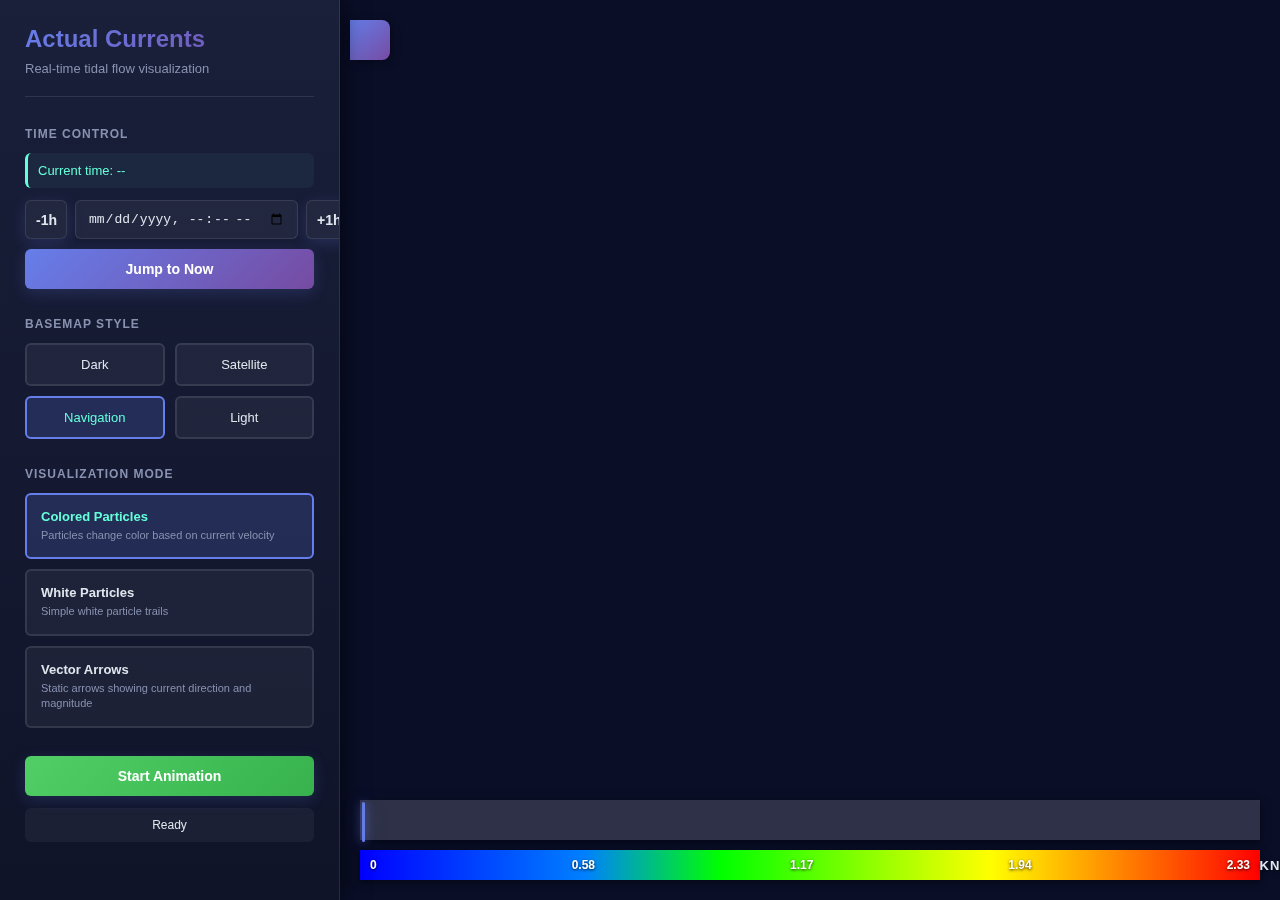
<file: frontend/index.html>
<!DOCTYPE html>
<html lang="en">
<head>
    <meta charset="UTF-8">
    <meta name="viewport" content="width=device-width, initial-scale=1.0">
    <title>Actual Currents - Tidal Flow Visualization</title>
    <script src='https://api.mapbox.com/mapbox-gl-js/v3.0.1/mapbox-gl.js'></script>
    <link href='https://api.mapbox.com/mapbox-gl-js/v3.0.1/mapbox-gl.css' rel='stylesheet' />
    <style>
        * {
            box-sizing: border-box;
        }

        body {
            margin: 0;
            padding: 0;
            font-family: -apple-system, BlinkMacSystemFont, 'Segoe UI', sans-serif;
            background: #0a0e27;
            color: #e0e6ed;
        }

        #map {
            position: absolute;
            top: 0;
            bottom: 0;
            width: 100%;
        }

        /* Side Panel */
        #sidePanel {
            position: absolute;
            top: 0;
            left: 0;
            width: 340px;
            height: 100vh;
            background: linear-gradient(180deg, #1a1f3a 0%, #0f1429 100%);
            box-shadow: 4px 0 20px rgba(0, 0, 0, 0.5);
            z-index: 1000;
            transition: transform 0.3s cubic-bezier(0.4, 0, 0.2, 1);
            overflow-y: auto;
            border-right: 1px solid rgba(255, 255, 255, 0.1);
        }

        #sidePanel.collapsed {
            transform: translateX(-340px);
        }

        #togglePanel {
            position: absolute;
            top: 20px;
            left: 350px;
            width: 40px;
            height: 40px;
            background: linear-gradient(135deg, #667eea 0%, #764ba2 100%);
            border: none;
            border-radius: 0 8px 8px 0;
            cursor: pointer;
            z-index: 999;
            display: flex;
            align-items: center;
            justify-content: center;
            box-shadow: 2px 2px 10px rgba(0, 0, 0, 0.3);
            transition: all 0.3s cubic-bezier(0.4, 0, 0.2, 1);
        }

        #sidePanel.collapsed + #togglePanel {
            left: 10px;
            border-radius: 8px;
        }

        #togglePanel:hover {
            transform: scale(1.05);
            box-shadow: 2px 2px 15px rgba(102, 126, 234, 0.4);
        }

        #togglePanel svg {
            width: 20px;
            height: 20px;
            fill: white;
            transition: transform 0.3s;
        }

        #sidePanel.collapsed + #togglePanel svg {
            transform: rotate(180deg);
        }

        .panel-content {
            padding: 25px;
        }

        .panel-header {
            margin-bottom: 30px;
            padding-bottom: 20px;
            border-bottom: 1px solid rgba(255, 255, 255, 0.1);
        }

        .panel-header h1 {
            margin: 0;
            font-size: 24px;
            font-weight: 600;
            background: linear-gradient(135deg, #667eea 0%, #764ba2 100%);
            -webkit-background-clip: text;
            -webkit-text-fill-color: transparent;
            background-clip: text;
        }

        .panel-header p {
            margin: 8px 0 0 0;
            font-size: 13px;
            color: #8892b0;
        }

        .section {
            margin-bottom: 28px;
        }

        .section-title {
            font-size: 12px;
            font-weight: 600;
            text-transform: uppercase;
            letter-spacing: 1px;
            color: #8892b0;
            margin-bottom: 12px;
        }

        /* Time Controls */
        #currentTime {
            font-size: 13px;
            color: #64ffda;
            margin-bottom: 12px;
            padding: 10px;
            background: rgba(100, 255, 218, 0.05);
            border-radius: 6px;
            border-left: 3px solid #64ffda;
        }

        .time-controls {
            display: flex;
            gap: 8px;
            margin-bottom: 10px;
        }

        .time-controls input {
            flex: 1;
            padding: 10px 12px;
            background: rgba(255, 255, 255, 0.05);
            border: 1px solid rgba(255, 255, 255, 0.1);
            border-radius: 6px;
            color: #e0e6ed;
            font-size: 13px;
            transition: all 0.2s;
        }

        .time-controls input:focus {
            outline: none;
            border-color: #667eea;
            background: rgba(255, 255, 255, 0.08);
        }

        .time-btn {
            width: 42px;
            padding: 10px;
            background: rgba(255, 255, 255, 0.05);
            border: 1px solid rgba(255, 255, 255, 0.1);
            border-radius: 6px;
            color: #e0e6ed;
            cursor: pointer;
            font-weight: 600;
            transition: all 0.2s;
        }

        .time-btn:hover {
            background: rgba(255, 255, 255, 0.1);
            border-color: #667eea;
        }

        button {
            width: 100%;
            background: linear-gradient(135deg, #667eea 0%, #764ba2 100%);
            color: white;
            border: none;
            padding: 12px 20px;
            border-radius: 6px;
            cursor: pointer;
            font-size: 14px;
            font-weight: 600;
            transition: all 0.2s;
            box-shadow: 0 4px 15px rgba(102, 126, 234, 0.2);
        }

        button:hover {
            transform: translateY(-2px);
            box-shadow: 0 6px 20px rgba(102, 126, 234, 0.3);
        }

        button:active {
            transform: translateY(0);
        }

        button:disabled {
            background: rgba(255, 255, 255, 0.1);
            cursor: not-allowed;
            box-shadow: none;
        }

        /* Basemap Selector */
        .basemap-grid {
            display: grid;
            grid-template-columns: 1fr 1fr;
            gap: 10px;
        }

        .basemap-option {
            padding: 12px;
            background: rgba(255, 255, 255, 0.05);
            border: 2px solid rgba(255, 255, 255, 0.1);
            border-radius: 6px;
            cursor: pointer;
            text-align: center;
            font-size: 13px;
            transition: all 0.2s;
        }

        .basemap-option:hover {
            background: rgba(255, 255, 255, 0.08);
            border-color: rgba(102, 126, 234, 0.5);
        }

        .basemap-option.active {
            background: rgba(102, 126, 234, 0.2);
            border-color: #667eea;
            color: #64ffda;
        }

        /* Animation Type Selector */
        .animation-options {
            display: flex;
            flex-direction: column;
            gap: 10px;
        }

        .animation-option {
            padding: 14px;
            background: rgba(255, 255, 255, 0.05);
            border: 2px solid rgba(255, 255, 255, 0.1);
            border-radius: 6px;
            cursor: pointer;
            transition: all 0.2s;
        }

        .animation-option:hover {
            background: rgba(255, 255, 255, 0.08);
            border-color: rgba(102, 126, 234, 0.5);
        }

        .animation-option.active {
            background: rgba(102, 126, 234, 0.2);
            border-color: #667eea;
        }

        .animation-option-title {
            font-weight: 600;
            font-size: 13px;
            color: #e0e6ed;
            margin-bottom: 4px;
        }

        .animation-option.active .animation-option-title {
            color: #64ffda;
        }

        .animation-option-desc {
            font-size: 11px;
            color: #8892b0;
            line-height: 1.4;
        }

        /* Status */
        #status {
            font-size: 12px;
            padding: 10px;
            background: rgba(255, 255, 255, 0.05);
            border-radius: 6px;
            margin-top: 12px;
            text-align: center;
        }

        .loading {
            color: #64ffda;
        }

        .error {
            color: #ff6b6b;
        }

        .success {
            color: #51cf66;
        }

        /* Time Slider */
        #timeSlider {
            position: absolute;
            bottom: 60px;
            left: 360px;
            right: 20px;
            height: 40px;
            z-index: 1;
            display: flex;
            align-items: center;
            transition: left 0.3s cubic-bezier(0.4, 0, 0.2, 1);
        }

        #sidePanel.collapsed ~ #timeSlider {
            left: 20px;
        }

        .slider-container {
            flex: 1;
            position: relative;
            height: 40px;
            background: rgba(255, 255, 255, 0.15);
            backdrop-filter: blur(10px);
            box-shadow: 0 2px 8px rgba(0, 0, 0, 0.5);
        }

        #timeRange {
            position: absolute;
            top: 0;
            left: 0;
            width: 100%;
            height: 100%;
            -webkit-appearance: none;
            appearance: none;
            background: transparent;
            outline: none;
            cursor: pointer;
            z-index: 2;
        }

        #timeRange::-webkit-slider-thumb {
            -webkit-appearance: none;
            appearance: none;
            width: 3px;
            height: 40px;
            background: #667eea;
            cursor: pointer;
            box-shadow: 0 0 10px rgba(102, 126, 234, 0.8), 0 0 20px rgba(102, 126, 234, 0.4);
            border-radius: 2px;
        }

        #timeRange::-webkit-slider-thumb:hover {
            background: #764ba2;
            box-shadow: 0 0 15px rgba(118, 75, 162, 0.9), 0 0 30px rgba(118, 75, 162, 0.5);
        }

        #timeRange::-moz-range-thumb {
            width: 3px;
            height: 40px;
            background: #667eea;
            cursor: pointer;
            border: none;
            box-shadow: 0 0 10px rgba(102, 126, 234, 0.8), 0 0 20px rgba(102, 126, 234, 0.4);
            border-radius: 2px;
        }

        #timeRange::-moz-range-thumb:hover {
            background: #764ba2;
            box-shadow: 0 0 15px rgba(118, 75, 162, 0.9), 0 0 30px rgba(118, 75, 162, 0.5);
        }

        .slider-day-labels {
            position: absolute;
            top: 0;
            left: 0;
            right: 0;
            height: 100%;
            display: flex;
            justify-content: space-between;
            align-items: center;
            padding: 0 10px;
            pointer-events: none;
            z-index: 1;
        }

        .day-label {
            font-size: 14px;
            font-weight: 600;
            color: white;
            text-shadow: 0 1px 3px rgba(0, 0, 0, 0.8);
            letter-spacing: 0.5px;
        }

        /* Legend */
        #legend {
            position: absolute;
            bottom: 20px;
            left: 360px;
            right: 20px;
            height: 30px;
            z-index: 1;
            display: flex;
            align-items: center;
            transition: left 0.3s cubic-bezier(0.4, 0, 0.2, 1);
        }

        #sidePanel.collapsed ~ #legend {
            left: 20px;
        }

        .gradient-bar {
            flex: 1;
            height: 30px;
            background: linear-gradient(to right, 
                #0000ff 0%, 
                #0080ff 25%, 
                #00ff00 40%, 
                #80ff00 55%, 
                #ffff00 70%, 
                #ff8000 85%, 
                #ff0000 100%);
            position: relative;
            box-shadow: 0 2px 8px rgba(0, 0, 0, 0.5);
        }

        .gradient-labels {
            position: absolute;
            top: 0;
            left: 0;
            right: 0;
            height: 100%;
            display: flex;
            align-items: center;
            justify-content: space-between;
            padding: 0 10px;
            font-size: 12px;
            font-weight: 600;
            color: white;
            text-shadow: 0 1px 3px rgba(0, 0, 0, 0.8);
            pointer-events: none;
        }

        .legend-label {
            position: absolute;
            right: -50px;
            top: 50%;
            transform: translateY(-50%);
            font-size: 13px;
            font-weight: 600;
            color: #e0e6ed;
            text-transform: uppercase;
            letter-spacing: 1px;
            text-shadow: 0 2px 4px rgba(0, 0, 0, 0.5);
        }

        /* Scrollbar Styling */
        #sidePanel::-webkit-scrollbar {
            width: 8px;
        }

        #sidePanel::-webkit-scrollbar-track {
            background: rgba(0, 0, 0, 0.2);
        }

        #sidePanel::-webkit-scrollbar-thumb {
            background: rgba(102, 126, 234, 0.3);
            border-radius: 4px;
        }

        #sidePanel::-webkit-scrollbar-thumb:hover {
            background: rgba(102, 126, 234, 0.5);
        }
    </style>
</head>
<body>
    <div id="map"></div>
    
    <!-- Side Panel -->
    <div id="sidePanel">
        <div class="panel-content">
            <div class="panel-header">
                <h1>Actual Currents</h1>
                <p>Real-time tidal flow visualization</p>
            </div>

            <!-- Time Controls Section -->
            <div class="section">
                <div class="section-title">Time Control</div>
                <div id="currentTime">Current time: --</div>
                <div class="time-controls">
                    <button class="time-btn" id="prevBtn">-1h</button>
                    <input type="datetime-local" id="timeInput" />
                    <button class="time-btn" id="nextBtn">+1h</button>
                </div>
                <button id="nowBtn">Jump to Now</button>
            </div>

            <!-- Basemap Selection Section -->
            <div class="section">
                <div class="section-title">Basemap Style</div>
                <div class="basemap-grid">
                    <div class="basemap-option" data-style="mapbox://styles/mapbox/dark-v11">
                        Dark
                    </div>
                    <div class="basemap-option" data-style="mapbox://styles/mapbox/satellite-v9">
                        Satellite
                    </div>
                    <div class="basemap-option active" data-style="mapbox://styles/mapbox/navigation-night-v1">
                        Navigation
                    </div>
                    <div class="basemap-option" data-style="mapbox://styles/mapbox/light-v11">
                        Light
                    </div>
                </div>
            </div>

            <!-- Animation Type Section -->
            <div class="section">
                <div class="section-title">Visualization Mode</div>
                <div class="animation-options">
                    <div class="animation-option active" data-mode="colored-particles">
                        <div class="animation-option-title">Colored Particles</div>
                        <div class="animation-option-desc">Particles change color based on current velocity</div>
                    </div>
                    <div class="animation-option" data-mode="white-particles">
                        <div class="animation-option-title">White Particles</div>
                        <div class="animation-option-desc">Simple white particle trails</div>
                    </div>
                    <div class="animation-option" data-mode="vector-arrows">
                        <div class="animation-option-title">Vector Arrows</div>
                        <div class="animation-option-desc">Static arrows showing current direction and magnitude</div>
                    </div>
                </div>
            </div>

            <!-- Animation Control -->
            <div class="section">
                <button id="animateBtn" style="background: linear-gradient(135deg, #51cf66 0%, #37b24d 100%);">
                    Start Animation
                </button>
                <div id="status">Ready</div>
            </div>
        </div>
    </div>

    <!-- Toggle Button -->
    <button id="togglePanel" aria-label="Toggle side panel">
        <svg viewBox="0 0 24 24">
            <path d="M15.41 7.41L14 6l-6 6 6 6 1.41-1.41L10.83 12z"/>
        </svg>
    </button>

    <!-- Time Slider -->
    <div id="timeSlider">
        <div class="slider-container">
            <input type="range" id="timeRange" min="0" max="336" value="0" step="1">
            <div class="slider-day-labels" id="dayLabels">
                <!-- Day labels will be generated by JavaScript -->
            </div>
        </div>
    </div>

    <!-- Legend -->
    <div id="legend">
        <div class="gradient-bar">
            <div class="gradient-labels">
                <span>0</span>
                <span>0.58</span>
                <span>1.17</span>
                <span>1.94</span>
                <span>2.33</span>
            </div>
            <div class="legend-label">knots</div>
        </div>
    </div>

    <script src="js/particles.js"></script>
    <script>
        // Mapbox access token
        mapboxgl.accessToken = 'pk.eyJ1IjoibHVrYWNhdGlwb3ZpYyIsImEiOiJjbWtoZHZxa2wwamR6M2Nvb3Y5cGJubTQwIn0.iuVLjdpQvRkHoxPV9IsUvg';

        // Initialize map centered on Western North Atlantic
        const map = new mapboxgl.Map({
            container: 'map',
            style: 'mapbox://styles/mapbox/navigation-night-v1',
            center: [-70.685, 41.518382],
            zoom: 13,
            pitch: 0
        });

        // API endpoint
        const API_BASE = 'http://localhost:8000/api/v1';

        // Data storage
        let meshData = null;
        let particleSystem = null;
        let currentTime = new Date();
        let baseTime = new Date(); // Reference time for the slider (start of 2-week range)
        let currentAnimationMode = 'colored-particles';

        // Initialize base time to current time (slider starts at 0 = now)
        baseTime = new Date(currentTime);

        // Auto-load configuration
        const MIN_ZOOM_FOR_DATA = 8;
        let loadDebounceTimer = null;
        let currentAbortController = null;

        // Generate day of week labels for the slider
        function generateDayLabels() {
            const dayLabelsContainer = document.getElementById('dayLabels');
            const daysOfWeek = ['S', 'M', 'T', 'W', 'T', 'F', 'S'];
            
            // Generate labels for 14 days (2 weeks)
            for (let i = 0; i <= 14; i++) {
                const date = new Date(baseTime.getTime() + i * 24 * 60 * 60 * 1000);
                const dayIndex = date.getDay();
                const label = document.createElement('span');
                label.className = 'day-label';
                label.textContent = daysOfWeek[dayIndex];
                dayLabelsContainer.appendChild(label);
            }
        }

        // Initialize day labels on load
        generateDayLabels();

        // Status helpers
        const status = document.getElementById('status');
        function setStatus(msg, type = '') {
            status.textContent = msg;
            status.className = type;
        }

        // Time helpers
        function formatDateTimeLocal(date) {
            const year = date.getFullYear();
            const month = String(date.getMonth() + 1).padStart(2, '0');
            const day = String(date.getDate()).padStart(2, '0');
            const hours = String(date.getHours()).padStart(2, '0');
            const minutes = String(date.getMinutes()).padStart(2, '0');
            return `${year}-${month}-${day}T${hours}:${minutes}`;
        }

        function updateTimeDisplay() {
            const timeStr = currentTime.toLocaleString('en-US', {
                year: 'numeric',
                month: 'short',
                day: 'numeric',
                hour: '2-digit',
                minute: '2-digit',
                timeZoneName: 'short'
            });
            document.getElementById('currentTime').textContent = `Current time: ${timeStr}`;
            document.getElementById('timeInput').value = formatDateTimeLocal(currentTime);
        }

        // Initialize time
        updateTimeDisplay();

        // Schedule a debounced data load
        function scheduleLoad() {
            clearTimeout(loadDebounceTimer);

            if (map.getZoom() < MIN_ZOOM_FOR_DATA) {
                if (currentAbortController) {
                    currentAbortController.abort();
                }
                clearMesh();
                setStatus(`Zoom in to see tidal currents (zoom ${Math.floor(map.getZoom())}/${MIN_ZOOM_FOR_DATA}+)`, '');
                return;
            }

            setStatus('Loading...', 'loading');
            loadDebounceTimer = setTimeout(loadMeshData, 100);
        }

        // Clear mesh data from map
        function clearMesh() {
            if (particleSystem) {
                particleSystem.destroy();
                particleSystem = null;
                const btn = document.getElementById('animateBtn');
                btn.textContent = 'Start Animation';
                btn.style.background = 'linear-gradient(135deg, #667eea 0%, #764ba2 100%)';
            }
            meshData = null;
        }

        // Load mesh data from API
        async function loadMeshData() {
            if (currentAbortController) {
                currentAbortController.abort();
            }
            currentAbortController = new AbortController();

            const bounds = map.getBounds();
            const minLat = bounds.getSouth();
            const maxLat = bounds.getNorth();
            const minLon = bounds.getWest();
            const maxLon = bounds.getEast();

            try {
                const timeStr = currentTime.toISOString();
                const url = `${API_BASE}/mesh?min_lat=${minLat}&max_lat=${maxLat}&min_lon=${minLon}&max_lon=${maxLon}&time=${timeStr}`;

                console.log('Fetching:', url);
                const response = await fetch(url, { signal: currentAbortController.signal });

                if (!response.ok) {
                    const text = await response.text();
                    if (response.status === 400 && text.includes('Too many nodes')) {
                        setStatus('Too many nodes - zoom in more', '');
                        return;
                    }
                    if (response.status === 404) {
                        clearMesh();
                        setStatus('No tidal data in this area', '');
                        return;
                    }
                    throw new Error(`HTTP ${response.status}: ${text}`);
                }

                meshData = await response.json();
                visualizeMesh();

            } catch (error) {
                if (error.name === 'AbortError') return;
                setStatus(`Error: ${error.message}`, 'error');
                console.error('Failed to load mesh:', error);
            }
        }

        // Visualize mesh
        function visualizeMesh() {
            if (!meshData) return;

            const { lat, lon, u_velocity, v_velocity, depth } = meshData.nodes;
            const n = lat.length;
            
            // Create point features for reference only
            const features = new Array(n);
            
            for (let i = 0; i < n; i++) {
                const u = u_velocity[i];
                const v = v_velocity[i];
                const magnitude = Math.sqrt(u * u + v * v);
                
                features[i] = {
                    type: 'Feature',
                    geometry: { type: 'Point', coordinates: [lon[i], lat[i]] },
                    properties: {
                        magnitude: magnitude,
                        u_vel: u,
                        v_vel: v,
                        depth: depth ? depth[i] : 0
                    }
                };
            }

            const magnitudes = features.map(f => f.properties.magnitude);
            const maxMag = Math.max(...magnitudes);
            const avgMag = magnitudes.reduce((a, b) => a + b, 0) / magnitudes.length;

            setStatus(
                `${features.length.toLocaleString()} nodes | ` +
                `Avg: ${avgMag.toFixed(3)} m/s | Max: ${maxMag.toFixed(3)} m/s`,
                'success'
            );

            if (!particleSystem) {
                const particleOptions = {
                    numParticles: 5000,
                    speedScale: 2,
                    maxAge: 150,
                    trailFade: 0.95,
                    lineWidth: 1.5,
                    colorMode: currentAnimationMode
                };

                particleSystem = new ParticleSystem(map, meshData, particleOptions);
                
                // Only start animation for particle modes
                if (currentAnimationMode !== 'vector-arrows') {
                    particleSystem.start();
                    const btn = document.getElementById('animateBtn');
                    btn.textContent = 'Stop Animation';
                    btn.style.background = 'linear-gradient(135deg, #ff6b6b 0%, #ee5a6f 100%)';
                } else {
                    // For vector arrows, just render once
                    particleSystem.renderVectorField();
                }
            } else {
                particleSystem.updateMeshData(meshData);
            }
        }

        // Time control functions
        function adjustTime(hours) {
            currentTime = new Date(currentTime.getTime() + hours * 60 * 60 * 1000);
            updateTimeDisplay();
            updateSliderFromTime();
            scheduleLoad();
        }

        function jumpToNow() {
            currentTime = new Date();
            baseTime = new Date();
            updateTimeDisplay();
            document.getElementById('timeRange').value = 0; // Start at now
            
            // Regenerate day labels from new base time
            const dayLabelsContainer = document.getElementById('dayLabels');
            dayLabelsContainer.innerHTML = '';
            generateDayLabels();
            
            scheduleLoad();
        }

        function handleTimeInputChange(e) {
            const newTime = new Date(e.target.value);
            if (!isNaN(newTime.getTime())) {
                currentTime = newTime;
                updateTimeDisplay();
                updateSliderFromTime();
                scheduleLoad();
            }
        }

        function updateSliderFromTime() {
            const diffMs = currentTime - baseTime;
            const diffHours = Math.round(diffMs / (1000 * 60 * 60));
            document.getElementById('timeRange').value = Math.max(0, Math.min(336, diffHours));
        }

        // Time slider handler
        document.getElementById('timeRange').addEventListener('input', function(e) {
            const hoursFromBase = parseInt(e.target.value);
            currentTime = new Date(baseTime.getTime() + hoursFromBase * 60 * 60 * 1000);
            updateTimeDisplay();
            scheduleLoad();
        });

        // Toggle particle animation
        function toggleAnimation() {
            if (!particleSystem) return;
            
            // Vector arrows mode doesn't animate
            if (currentAnimationMode === 'vector-arrows') {
                return;
            }
            
            const running = particleSystem.toggle();
            const btn = document.getElementById('animateBtn');
            btn.textContent = running ? 'Stop Animation' : 'Start Animation';
            btn.style.background = running 
                ? 'linear-gradient(135deg, #ff6b6b 0%, #ee5a6f 100%)' 
                : 'linear-gradient(135deg, #51cf66 0%, #37b24d 100%)';
        }

        // Panel toggle
        document.getElementById('togglePanel').addEventListener('click', () => {
            document.getElementById('sidePanel').classList.toggle('collapsed');
        });

        // Time controls
        document.getElementById('prevBtn').addEventListener('click', () => adjustTime(-1));
        document.getElementById('nextBtn').addEventListener('click', () => adjustTime(1));
        document.getElementById('nowBtn').addEventListener('click', jumpToNow);
        document.getElementById('timeInput').addEventListener('change', handleTimeInputChange);
        document.getElementById('animateBtn').addEventListener('click', toggleAnimation);

        // Basemap selection
        document.querySelectorAll('.basemap-option').forEach(option => {
            option.addEventListener('click', function() {
                document.querySelectorAll('.basemap-option').forEach(o => o.classList.remove('active'));
                this.classList.add('active');
                map.setStyle(this.dataset.style);
            });
        });

        // Animation mode selection
        document.querySelectorAll('.animation-option').forEach(option => {
            option.addEventListener('click', function() {
                document.querySelectorAll('.animation-option').forEach(o => o.classList.remove('active'));
                this.classList.add('active');
                const newMode = this.dataset.mode;
                const oldMode = currentAnimationMode;
                currentAnimationMode = newMode;
                
                // Update particle system
                if (particleSystem) {
                    particleSystem.setColorMode(currentAnimationMode);
                    
                    // Handle transition between modes
                    if (newMode === 'vector-arrows') {
                        // Stop animation and render static vectors
                        particleSystem.stop();
                        particleSystem.renderVectorField();
                        
                        const btn = document.getElementById('animateBtn');
                        btn.textContent = 'Vector Mode';
                        btn.style.background = 'linear-gradient(135deg, #667eea 0%, #764ba2 100%)';
                        btn.disabled = true;
                    } else if (oldMode === 'vector-arrows') {
                        // Start animation when switching from vectors
                        particleSystem.start();
                        
                        const btn = document.getElementById('animateBtn');
                        btn.textContent = 'Stop Animation';
                        btn.style.background = 'linear-gradient(135deg, #ff6b6b 0%, #ee5a6f 100%)';
                        btn.disabled = false;
                    }
                }
            });
        });

        // Auto-load on pan/zoom
        map.on('moveend', scheduleLoad);

        // Auto-load on initial map load
        map.on('load', () => {
            map.addSource('gebco-bathymetry', {
                type: 'raster',
                tiles: ['https://tiles.gebco.net/tiles/gebco_2023/{z}/{x}/{y}.png'],
                tileSize: 256,
                attribution: '© GEBCO'
            });

            map.addLayer({
                id: 'gebco-bathymetry-layer',
                type: 'raster',
                source: 'gebco-bathymetry',
                paint: {
                    'raster-opacity': 0.6
                }
            });

            scheduleLoad();
        });

        console.log('Actual Currents Visualization initialized');
    </script>
</body>
</html>
</file>
